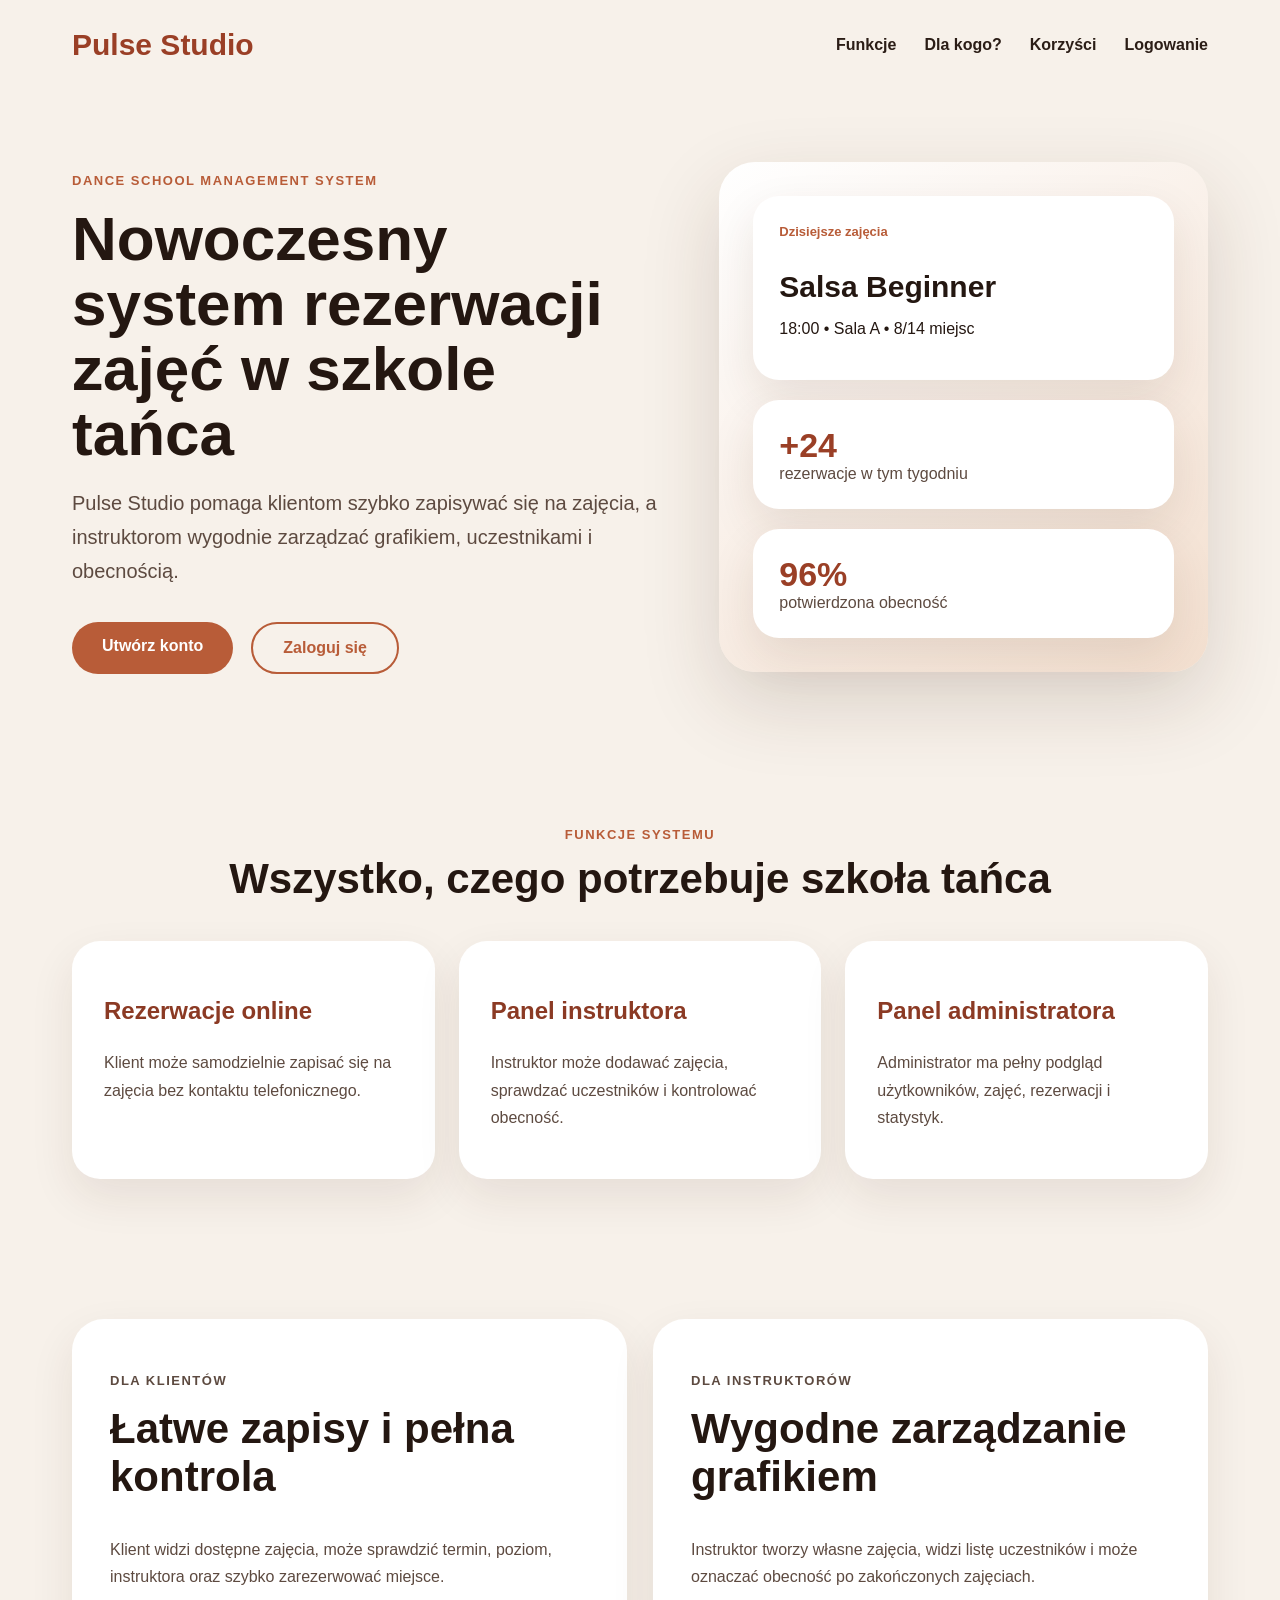
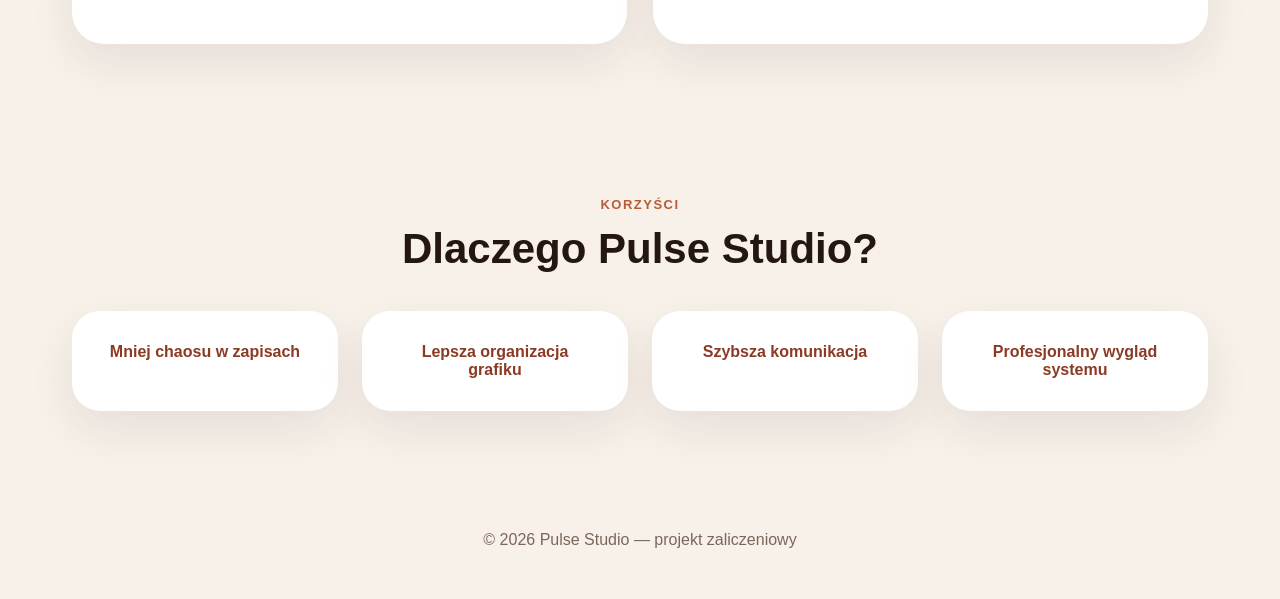
<file: DanceSchoolProject_PDF_TECH_READY/frontend/public/index.html>
<!DOCTYPE html>
<html lang="pl">
<head>
    <meta charset="UTF-8">
    <title>Pulse Studio - System rezerwacji zajęć</title>
    <link rel="stylesheet" href="assets/app.css">
</head>
<body class="landing-page">

<header class="landing-header">
    <div class="logo">Pulse Studio</div>

    <nav>
        <a href="#features">Funkcje</a>
        <a href="#roles">Dla kogo?</a>
        <a href="#benefits">Korzyści</a>
        <a href="login.html">Logowanie</a>
    </nav>
</header>

<main>
    <section class="hero-section">
        <div class="hero-content">
            <p class="eyebrow">Dance school management system</p>

            <h1>Nowoczesny system rezerwacji zajęć w szkole tańca</h1>

            <p class="hero-description">
                Pulse Studio pomaga klientom szybko zapisywać się na zajęcia,
                a instruktorom wygodnie zarządzać grafikiem, uczestnikami
                i obecnością.
            </p>

            <div class="hero-actions">
                <a href="register.html" class="btn primary">Utwórz konto</a>
                <a href="login.html" class="btn secondary">Zaloguj się</a>
            </div>
        </div>

        <div class="hero-preview">
            <div class="preview-card main-preview">
                <span class="preview-label">Dzisiejsze zajęcia</span>
                <h3>Salsa Beginner</h3>
                <p>18:00 • Sala A • 8/14 miejsc</p>
            </div>

            <div class="preview-card small-preview">
                <strong>+24</strong>
                <span>rezerwacje w tym tygodniu</span>
            </div>

            <div class="preview-card small-preview">
                <strong>96%</strong>
                <span>potwierdzona obecność</span>
            </div>
        </div>
    </section>

    <section id="features" class="section">
        <p class="eyebrow center">Funkcje systemu</p>
        <h2>Wszystko, czego potrzebuje szkoła tańca</h2>

        <div class="feature-grid">
            <article class="feature-card">
                <h3>Rezerwacje online</h3>
                <p>Klient może samodzielnie zapisać się na zajęcia bez kontaktu telefonicznego.</p>
            </article>

            <article class="feature-card">
                <h3>Panel instruktora</h3>
                <p>Instruktor może dodawać zajęcia, sprawdzać uczestników i kontrolować obecność.</p>
            </article>

            <article class="feature-card">
                <h3>Panel administratora</h3>
                <p>Administrator ma pełny podgląd użytkowników, zajęć, rezerwacji i statystyk.</p>
            </article>
        </div>
    </section>

    <section id="roles" class="section roles-section">
        <div>
            <p class="eyebrow">Dla klientów</p>
            <h2>Łatwe zapisy i pełna kontrola</h2>
            <p>
                Klient widzi dostępne zajęcia, może sprawdzić termin,
                poziom, instruktora oraz szybko zarezerwować miejsce.
            </p>
        </div>

        <div>
            <p class="eyebrow">Dla instruktorów</p>
            <h2>Wygodne zarządzanie grafikiem</h2>
            <p>
                Instruktor tworzy własne zajęcia, widzi listę uczestników
                i może oznaczać obecność po zakończonych zajęciach.
            </p>
        </div>
    </section>

    <section id="benefits" class="section">
        <p class="eyebrow center">Korzyści</p>
        <h2>Dlaczego Pulse Studio?</h2>

        <div class="benefits-grid">
            <div class="benefit-box">Mniej chaosu w zapisach</div>
            <div class="benefit-box">Lepsza organizacja grafiku</div>
            <div class="benefit-box">Szybsza komunikacja</div>
            <div class="benefit-box">Profesjonalny wygląd systemu</div>
        </div>
    </section>
</main>

<footer class="landing-footer">
    <p>© 2026 Pulse Studio — projekt zaliczeniowy</p>
</footer>

</body>
</html>
</file>
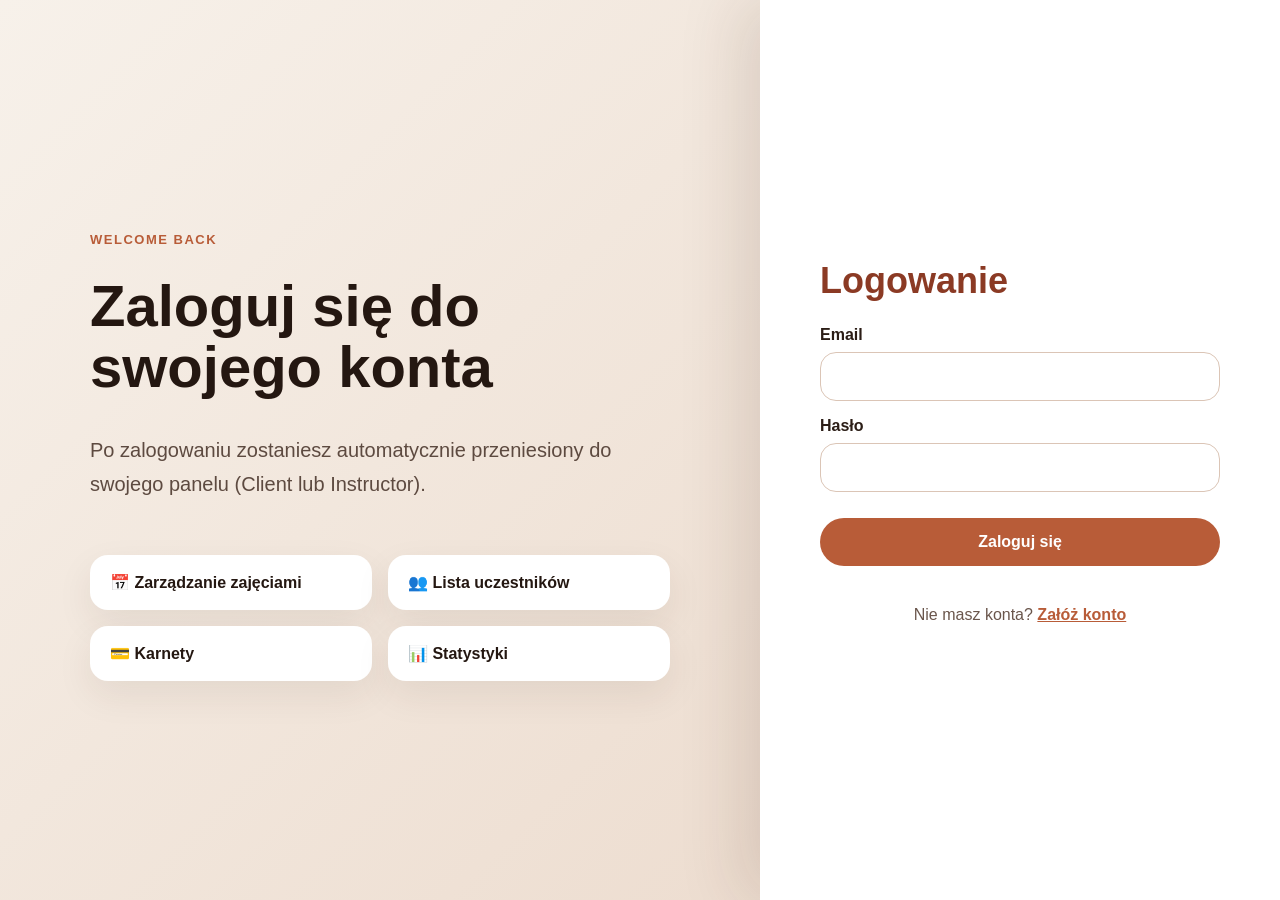
<file: DanceSchoolProject_PDF_TECH_READY/frontend/public/admin.html>
<!DOCTYPE html>
<html lang="pl">
<head>
<meta charset="UTF-8">
<title>Pulse Studio | Panel administratora</title>
<link rel="stylesheet" href="assets/app.css">
<link rel="stylesheet" href="assets/dashboard-modern.css">
</head>
<body class="dashboard-page">

<aside class="dashboard-sidebar">
<div class="sidebar-logo">Pulse Studio</div>

<nav class="sidebar-menu">
<button class="sidebar-link active" data-section="dashboard">Dashboard</button>
<button class="sidebar-link" data-section="users">Użytkownicy</button>
<button class="sidebar-link" data-section="clients">Klienci</button>
<button class="sidebar-link" data-section="trainers">Instruktorzy</button>
<button class="sidebar-link" data-section="classes">Zajęcia</button>
<button class="sidebar-link" data-section="payments">Płatności</button>
<button class="sidebar-link" data-section="reports">Raporty</button>
<button class="sidebar-link" data-section="settings">Ustawienia</button>
</nav>

<button id="logoutButton" class="logout-btn">Wyloguj</button>
</aside>

<main class="dashboard-content">
<header class="dashboard-top">
<div>
<p class="eyebrow">Panel administratora</p>
<h1>Centrum zarządzania szkołą</h1>
</div>

<div class="user-badge">
<span>Administrator</span>
<small>admin@pulsestudio.pl</small>
</div>
</header>

<section class="dashboard-section" data-section-content="dashboard">
<div class="dashboard-home-grid">
<article class="dashboard-card home-hero-card">
<p class="eyebrow">System</p>
<h2>Pulse Studio działa poprawnie</h2>
<p>Administrator widzi użytkowników, instruktorów, zajęcia, rezerwacje i płatności w jednym miejscu.</p>
<span class="status-pill">Online</span>
</article>

<article class="stat-box"><span>Klienci</span><strong>124</strong></article>
<article class="stat-box"><span>Instruktorzy</span><strong>12</strong></article>
<article class="stat-box"><span>Zajęcia</span><strong>38</strong></article>

<article class="dashboard-card">
<h2>Aktywność</h2>
<div class="timeline">
<div class="timeline-item">✅ Nowy klient utworzył konto</div>
<div class="timeline-item">📅 Instruktor dodał nowe zajęcia</div>
<div class="timeline-item">💳 Zarejestrowano płatność</div>
</div>
</article>

<article class="dashboard-card">
<h2>Wydajność</h2>
<p>Wypełnienie zajęć w tym miesiącu</p>
<div class="progress-bar"><div class="progress-fill" style="width:82%"></div></div>
<p class="progress-note">82% średniego obłożenia</p>
</article>
</div>
</section>

<section class="dashboard-section single-section" data-section-content="users">
<article class="dashboard-card payments-page">
<p class="eyebrow">Użytkownicy</p>
<h2>Lista użytkowników</h2>
<table class="data-table">
<thead><tr><th>Imię i nazwisko</th><th>Email</th><th>Rola</th><th>Status</th></tr></thead>
<tbody>
<tr><td>Anna Kowalska</td><td>anna@test.com</td><td>CLIENT</td><td><span class="status-pill">Aktywny</span></td></tr>
<tr><td>Michał Nowak</td><td>michal@test.com</td><td>INSTRUCTOR</td><td><span class="status-pill">Aktywny</span></td></tr>
<tr><td>Admin</td><td>admin@pulsestudio.pl</td><td>ADMIN</td><td><span class="status-pill">Aktywny</span></td></tr>
</tbody>
</table>
</article>
</section>

<section class="dashboard-section single-section" data-section-content="clients">
<article class="dashboard-card profile-center-card">
<p class="eyebrow">Klienci</p>
<h2>Zarządzanie klientami</h2>
<p>Administrator może przeglądać konta klientów, rezerwacje i historię aktywności.</p>
<div class="class-list">
<div class="class-item"><strong>Aktywni klienci</strong><span class="status-pill">124</span></div>
<div class="class-item"><strong>Nowi w tym miesiącu</strong><span class="status-pill">18</span></div>
<div class="class-item"><strong>Klienci z karnetem</strong><span class="status-pill">76</span></div>
</div>
</article>
</section>

<section class="dashboard-section single-section" data-section-content="trainers">
<article class="dashboard-card profile-center-card">
<p class="eyebrow">Instruktorzy</p>
<h2>Zarządzanie instruktorami</h2>
<p>Widok instruktorów, ich zajęć, ocen i aktywności.</p>
<div class="class-list">
<div class="class-item"><strong>Anna Kowalska</strong><span class="status-pill">Salsa</span></div>
<div class="class-item"><strong>Michał Nowak</strong><span class="status-pill">Bachata</span></div>
<div class="class-item"><strong>Julia Wiśniewska</strong><span class="status-pill">Stretching</span></div>
</div>
</article>
</section>

<section class="dashboard-section single-section" data-section-content="classes">
<article class="dashboard-card schedule-card">
<p class="eyebrow">Zajęcia</p>
<h2>Wszystkie zajęcia</h2>
<div class="class-list">
<div class="class-item"><div><strong>Salsa Beginner</strong><p>18:00 • Sala A • Anna Kowalska</p></div><span class="status-pill">Aktywne</span></div>
<div class="class-item"><div><strong>Bachata Open</strong><p>19:30 • Sala B • Michał Nowak</p></div><span class="status-pill">Aktywne</span></div>
<div class="class-item"><div><strong>Stretching</strong><p>17:00 • Sala C • Julia Wiśniewska</p></div><span class="status-pill">Aktywne</span></div>
</div>
</article>
</section>

<section class="dashboard-section single-section" data-section-content="payments">
<article class="dashboard-card payments-page">
<p class="eyebrow">Płatności</p>
<h2>Historia płatności</h2>
<table class="data-table">
<thead><tr><th>Data</th><th>Klient</th><th>Kwota</th><th>Metoda</th><th>Status</th></tr></thead>
<tbody>
<tr><td>12.06.2026</td><td>Anna Kowalska</td><td>199 zł</td><td>BLIK</td><td><span class="status-pill">Opłacone</span></td></tr>
<tr><td>11.06.2026</td><td>Diana Test</td><td>45 zł</td><td>PayU</td><td><span class="status-pill">Opłacone</span></td></tr>
</tbody>
</table>
</article>
</section>

<section class="dashboard-section single-section" data-section-content="reports">
<article class="dashboard-card profile-center-card">
<p class="eyebrow">Raporty</p>
<h2>Raport miesięczny</h2>
<p>Podsumowanie rezerwacji, użytkowników, aktywności i płatności.</p>
<div class="progress-bar"><div class="progress-fill" style="width:74%"></div></div>
<p class="progress-note">74% realizacji celu miesięcznego</p>
</article>
</section>

<section class="dashboard-section single-section" data-section-content="settings">
<article class="dashboard-card profile-center-card">
<p class="eyebrow">Ustawienia</p>
<h2>Ustawienia administracyjne</h2>
<div class="class-list">
<div class="class-item"><strong>Tryb systemu</strong><span class="status-pill">Production</span></div>
<div class="class-item"><strong>Powiadomienia</strong><span class="status-pill">Włączone</span></div>
<div class="class-item"><strong>Kopie zapasowe</strong><span class="status-pill warning-pill">Codziennie</span></div>
</div>
</article>
</section>

</main>

<script src="assets/admin-dashboard.js"></script>
</body>
</html>
</file>
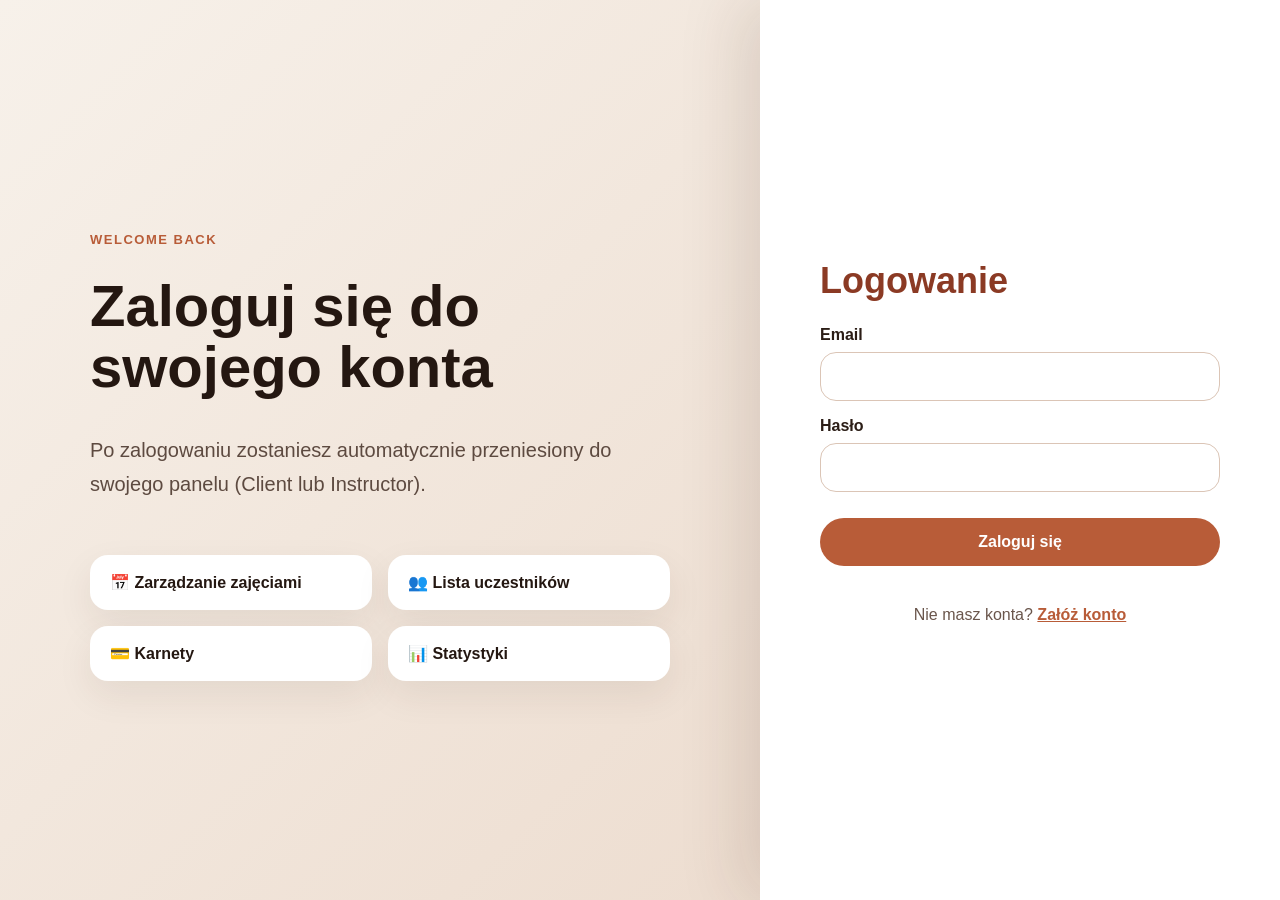
<file: DanceSchoolProject_PDF_TECH_READY/frontend/public/client.html>
<!DOCTYPE html>
<html lang="pl">
<head>
<meta charset="UTF-8">
<title>Pulse Studio | Panel klienta</title>
<link rel="stylesheet" href="assets/app.css">
<link rel="stylesheet" href="assets/dashboard-modern.css">
</head>
<body class="dashboard-page">
<aside class="dashboard-sidebar">
<div class="sidebar-logo">Pulse Studio</div>
<nav class="sidebar-menu">
<button class="sidebar-link active" data-section="dashboard">Dashboard</button>
<button class="sidebar-link" data-section="profile">Mój profil</button>
<button class="sidebar-link" data-section="bookings">Moje rezerwacje</button>
<button class="sidebar-link" data-section="schedule">Harmonogram</button>
<button class="sidebar-link" data-section="passes">Karnety</button>
<button class="sidebar-link" data-section="payments">Płatności</button>
<button class="sidebar-link" data-section="notifications">Powiadomienia</button>
<button class="sidebar-link" data-section="settings">Ustawienia</button>
</nav>
<button id="logoutButton" class="logout-btn">Wyloguj</button>
</aside>

<main class="dashboard-content">
<header class="dashboard-top">
<div><p class="eyebrow">Panel klienta</p><h1 id="clientWelcome">Witaj</h1></div>
<div class="user-badge"><span id="clientName">Klient</span><small id="clientEmail">email</small></div>
</header>

<section class="dashboard-section" data-section-content="dashboard">
<div class="dashboard-home-grid">
<article class="dashboard-card home-hero-card">
<p class="eyebrow">Twój plan</p>
<h2>Najbliższa rezerwacja</h2>
<div id="nextBookingBox"><p>Ładowanie...</p></div>
</article>
<article class="stat-box"><span>Aktywne rezerwacje</span><strong id="bookingCount">0</strong></article>
<article class="stat-box"><span>Dostępne zajęcia</span><strong id="classesCount">0</strong></article>
<article class="stat-box"><span>Odwiedzone zajęcia</span><strong>12</strong></article>
<article class="dashboard-card"><h2>Twój progres</h2><p>Regularność w tym miesiącu</p><div class="progress-bar"><div class="progress-fill" style="width:68%"></div></div><p class="progress-note">68% planu miesięcznego</p></article>
<article class="dashboard-card"><h2>Rekomendowane zajęcia</h2><div id="recommendedClassesList" class="class-list"></div></article>
<article class="dashboard-card"><h2>Ostatnie powiadomienia</h2><div class="timeline"><div class="timeline-item">✅ System rezerwacji jest aktywny</div><div class="timeline-item">📅 Możesz zapisywać się na zajęcia online</div></div></article>
</div>
</section>

<section class="dashboard-section single-section" data-section-content="profile">
<article class="dashboard-card profile-center-card">
<p class="eyebrow">Profil</p><h2>Mój profil</h2><p>Edytuj dane konta klienta.</p>
<form id="clientProfileForm" class="profile-edit-form">
<label>Imię i nazwisko<input id="profileNameInput" type="text" required></label>
<label>Email<input id="profileEmailInput" type="email" required></label>
<label>Preferowana płatność<select id="profilePaymentInput"><option>BLIK</option><option>PayU</option><option>Karta</option></select></label>
<button class="btn primary full" type="submit">Zapisz zmiany</button>
<p id="profileMessage" class="form-message"></p>
</form>
</article>
</section>

<section class="dashboard-section single-section" data-section-content="bookings">
<article class="dashboard-card reservations-card">
<p class="eyebrow">Rezerwacje</p><h2>Moje rezerwacje</h2><p>Lista aktywnych rezerwacji klienta.</p>
<div id="clientBookingsList" class="class-list"></div>
</article>
</section>

<section class="dashboard-section single-section" data-section-content="schedule">
<article class="dashboard-card schedule-card">
<p class="eyebrow">Harmonogram</p><h2>Dostępne zajęcia</h2>
<div class="filter-row">
<select><option>Wszystkie kategorie</option><option>Salsa</option><option>Bachata</option><option>Stretching</option></select>
<select><option>Dowolny poziom</option><option>Początkujący</option><option>Średni</option><option>Open</option></select>
<input type="date">
<input type="search" placeholder="Szukaj zajęć">
</div>
<div id="clientClassesList" class="class-list"></div>
</article>
</section>

<section class="dashboard-section single-section" data-section-content="passes">
<article class="dashboard-card passes-page">
<p class="eyebrow">Karnety</p><h2>Wybierz pakiet</h2>
<div class="pricing-cards">
<div class="pricing-card"><h3>Single Class</h3><p class="price">45 zł</p><ul><li>1 wejście</li><li>Rezerwacja online</li></ul><button class="btn secondary full">Wybierz</button></div>
<div class="pricing-card featured"><span class="popular-badge">Popularny</span><h3>Monthly Pass</h3><p class="price">199 zł</p><ul><li>Nielimitowane zajęcia</li><li>Priorytet rezerwacji</li></ul><button class="btn primary full">Kup teraz</button></div>
<div class="pricing-card"><h3>10 Classes</h3><p class="price">349 zł</p><ul><li>10 wejść</li><li>Dowolne zajęcia</li></ul><button class="btn secondary full">Wybierz</button></div>
</div>
</article>
</section>

<section class="dashboard-section single-section" data-section-content="payments">
<article class="dashboard-card payments-page"><p class="eyebrow">Płatności</p><h2>Historia płatności</h2>
<table class="data-table"><thead><tr><th>Data</th><th>Kwota</th><th>Metoda</th><th>Status</th></tr></thead><tbody><tr><td>12.06.2026</td><td>199 zł</td><td>BLIK</td><td><span class="status-pill">Opłacone</span></td></tr></tbody></table>
</article>
</section>

<section class="dashboard-section single-section" data-section-content="notifications">
<article class="dashboard-card profile-center-card"><p class="eyebrow">Powiadomienia</p><h2>Centrum powiadomień</h2><div class="timeline"><div class="timeline-item">✅ Rezerwacja została dodana</div><div class="timeline-item">💳 Karnet jest aktywny</div><div class="timeline-item">📅 Nowe zajęcia w harmonogramie</div></div></article>
</section>

<section class="dashboard-section single-section" data-section-content="settings">
<article class="dashboard-card settings-page"><p class="eyebrow">Ustawienia</p><h2>Ustawienia konta</h2><div class="class-list"><div class="class-item"><strong>Powiadomienia email</strong><span class="status-pill">Włączone</span></div><div class="class-item"><strong>Język aplikacji</strong><span class="status-pill">Polski</span></div><div class="class-item"><strong>Bezpieczeństwo</strong><span class="status-pill warning-pill">Zmień hasło</span></div></div></article>
</section>
</main>
<script src="assets/client-dashboard.js"></script>
</body>
</html>
</file>
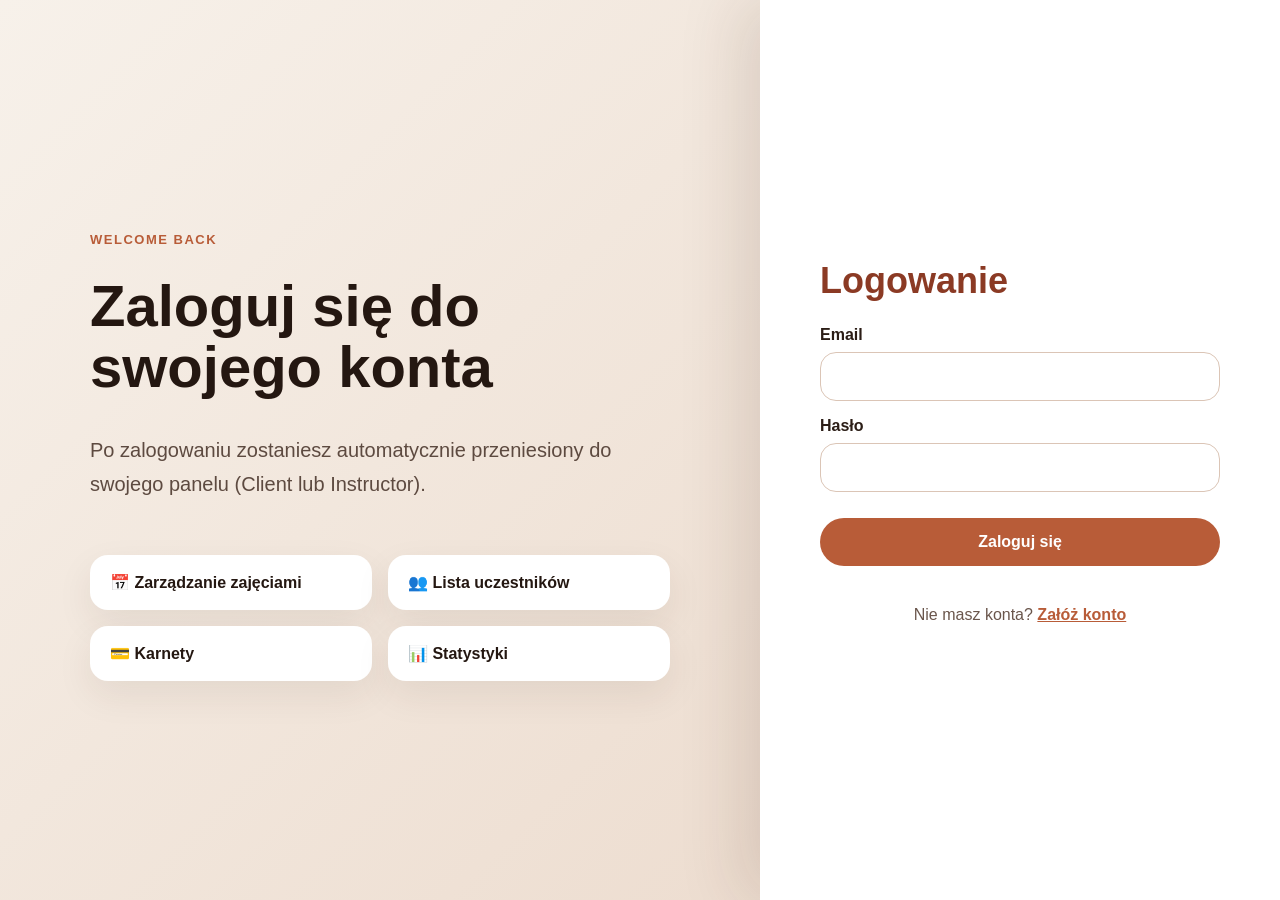
<file: DanceSchoolProject_PDF_TECH_READY/frontend/public/login.html>
<!DOCTYPE html>
<html lang="pl">
<head>

    <meta charset="UTF-8">
    <meta name="viewport" content="width=device-width, initial-scale=1">

    <title>Pulse Studio | Logowanie</title>

    <link rel="stylesheet" href="assets/app.css">

</head>

<body class="auth-page">

<div class="auth-container">

    <div class="auth-left">

        <p class="eyebrow">
            Welcome back
        </p>

        <h1>

            Zaloguj się do swojego konta

        </h1>

        <p class="auth-text">

            Po zalogowaniu zostaniesz automatycznie
            przeniesiony do swojego panelu
            (Client lub Instructor).

        </p>

        <div class="auth-features">

            <div class="feature-mini">

                📅 Zarządzanie zajęciami

            </div>

            <div class="feature-mini">

                👥 Lista uczestników

            </div>

            <div class="feature-mini">

                💳 Karnety

            </div>

            <div class="feature-mini">

                📊 Statystyki

            </div>

        </div>

    </div>

    <div class="auth-right">

        <h2>Logowanie</h2>

        <form id="loginForm">

            <label>

                Email

                <input
                        id="loginEmail"
                        type="email"
                        required>

            </label>

            <label>

                Hasło

                <input
                        id="loginPassword"
                        type="password"
                        required>

            </label>

            <button
                    type="submit"
                    class="btn primary full">

                Zaloguj się

            </button>

        </form>

        <div
                id="loginMessage"
                class="form-message">

        </div>

        <p class="login-link">

            Nie masz konta?

            <a href="register.html">

                Załóż konto

            </a>

        </p>

    </div>

</div>

<script src="assets/auth.js"></script>

</body>
</html>
</file>
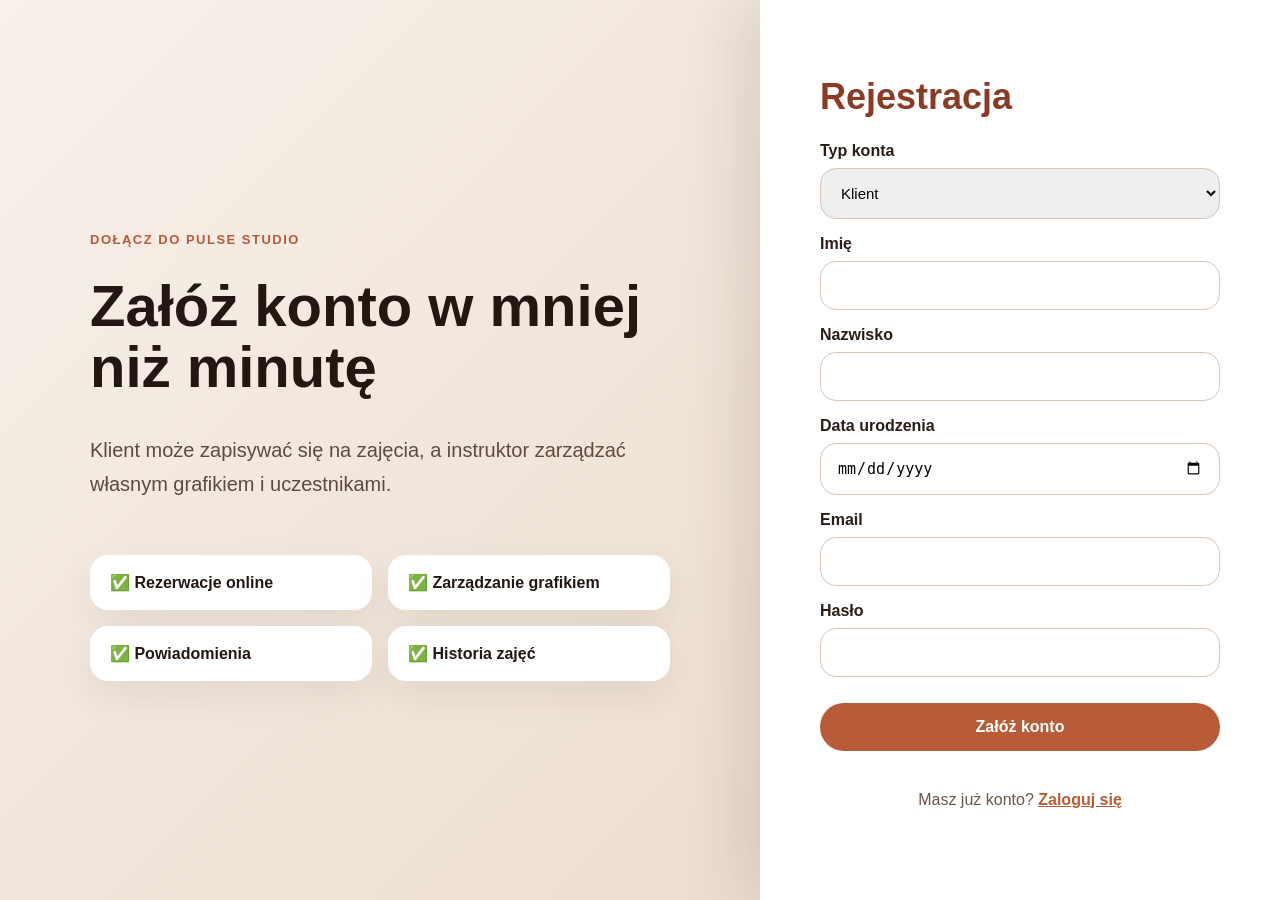
<file: DanceSchoolProject_PDF_TECH_READY/frontend/public/register.html>
<!DOCTYPE html>
<html lang="pl">
<head>

    <meta charset="UTF-8">
    <meta name="viewport" content="width=device-width, initial-scale=1">

    <title>Pulse Studio | Rejestracja</title>

    <link rel="stylesheet" href="assets/app.css">

</head>

<body class="auth-page">

<div class="auth-container">

    <div class="auth-left">

        <p class="eyebrow">
            Dołącz do Pulse Studio
        </p>

        <h1>
            Załóż konto w mniej niż minutę
        </h1>

        <p class="auth-text">

            Klient może zapisywać się na zajęcia,
            a instruktor zarządzać własnym grafikiem
            i uczestnikami.

        </p>

        <div class="auth-features">

            <div class="feature-mini">

                ✅ Rezerwacje online

            </div>

            <div class="feature-mini">

                ✅ Zarządzanie grafikiem

            </div>

            <div class="feature-mini">

                ✅ Powiadomienia

            </div>

            <div class="feature-mini">

                ✅ Historia zajęć

            </div>

        </div>

    </div>

    <div class="auth-right">

        <h2>Rejestracja</h2>

        <form id="registerForm">

            <label>

                Typ konta

                <select id="role">

                    <option value="CLIENT">
                        Klient
                    </option>

                    <option value="INSTRUCTOR">
                        Instruktor
                    </option>

                </select>

            </label>

            <label>

                Imię

                <input
                        id="firstName"
                        type="text"
                        required>

            </label>

            <label>

                Nazwisko

                <input
                        id="lastName"
                        type="text"
                        required>

            </label>

            <label>

                Data urodzenia

                <input
                        id="birthDate"
                        type="date"
                        required>

            </label>

            <label>

                Email

                <input
                        id="email"
                        type="email"
                        required>

            </label>

            <label>

                Hasło

                <input
                        id="password"
                        type="password"
                        required>

            </label>

            <button
                    type="submit"
                    class="btn primary full">

                Załóż konto

            </button>

        </form>

        <div
                id="registerMessage"
                class="form-message">

        </div>

        <p class="login-link">

            Masz już konto?

            <a href="login.html">

                Zaloguj się

            </a>

        </p>

    </div>

</div>

<script src="assets/auth.js"></script>

</body>

</html>
</file>
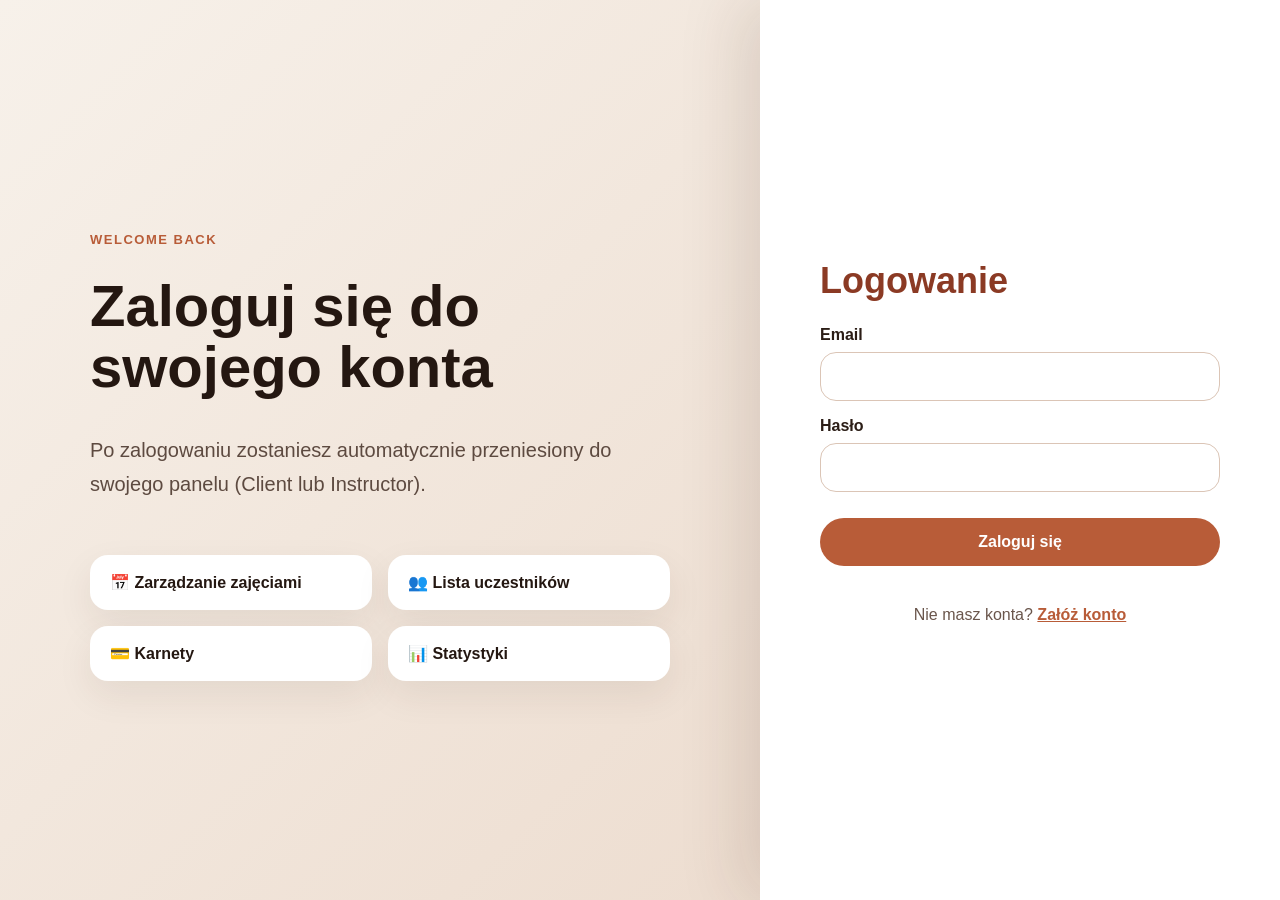
<file: DanceSchoolProject_PDF_TECH_READY/frontend/public/trainer.html>
<!DOCTYPE html>
<html lang="pl">
<head>
<meta charset="UTF-8">
<title>Pulse Studio | Panel instruktora</title>
<link rel="stylesheet" href="assets/app.css">
<link rel="stylesheet" href="assets/dashboard-modern.css">
</head>
<body class="dashboard-page">
<aside class="dashboard-sidebar">
<div class="sidebar-logo">Pulse Studio</div>
<nav class="sidebar-menu">
<button class="sidebar-link active" data-section="dashboard">Dashboard</button>
<button class="sidebar-link" data-section="profile">Profil</button>
<button class="sidebar-link" data-section="classes">Moje zajęcia</button>
<button class="sidebar-link" data-section="create">Dodaj zajęcia</button>
<button class="sidebar-link" data-section="students">Uczestnicy</button>
<button class="sidebar-link" data-section="attendance">Obecność</button>
<button class="sidebar-link" data-section="statistics">Statystyki</button>
</nav>
<button id="logoutButton" class="logout-btn">Wyloguj</button>
</aside>

<main class="dashboard-content">
<header class="dashboard-top">
<div><p class="eyebrow">Panel instruktora</p><h1 id="trainerWelcome">Witaj</h1></div>
<div class="user-badge"><span id="trainerName">Instruktor</span><small id="trainerEmail">email</small></div>
</header>

<section class="dashboard-section" data-section-content="dashboard">
<div class="dashboard-home-grid">
<article class="dashboard-card home-hero-card"><p class="eyebrow">Dzisiaj</p><h2>Plan instruktora</h2><p>Sprawdź najbliższe zajęcia, uczestników i obecność.</p><span class="status-pill">Aktywny grafik</span></article>
<article class="stat-box"><span>Moje zajęcia</span><strong id="trainerClassesCount">0</strong></article>
<article class="stat-box"><span>Uczestnicy</span><strong>48</strong></article>
<article class="stat-box"><span>Obecność</span><strong>92%</strong></article>
<article class="dashboard-card"><h2>Ocena instruktora</h2><p class="price">4.8 ⭐</p></article>
<article class="dashboard-card"><h2>Do zrobienia</h2><div class="timeline"><div class="timeline-item">✅ Sprawdź obecność</div><div class="timeline-item">📅 Dodaj nowe zajęcia</div></div></article>
</div>
</section>

<section class="dashboard-section single-section" data-section-content="profile">
<article class="dashboard-card profile-center-card">
<p class="eyebrow">Profil instruktora</p>
<h2>Mój profil</h2>
<p>Edytuj dane widoczne dla klientów. Instruktor ma dodatkowo biografię oraz specjalizację.</p>

<form id="trainerProfileForm" class="profile-edit-form">
<label>
Imię i nazwisko
<input id="trainerProfileName" type="text" required>
</label>

<label>
Email
<input id="trainerProfileEmail" type="email" required>
</label>

<label>
Specjalizacja
<input id="trainerSpecialties" type="text" placeholder="np. Salsa, Bachata, Stretching">
</label>

<label>
Biografia
<textarea id="trainerBio" rows="6" placeholder="Napisz kilka zdań o doświadczeniu, stylu prowadzenia zajęć i specjalizacji."></textarea>
</label>

<button class="btn primary full" type="submit">Zapisz profil</button>
<p id="trainerProfileMessage" class="form-message"></p>
</form>
</article>
</section>

<section class="dashboard-section single-section" data-section-content="classes">
<article class="dashboard-card schedule-card"><p class="eyebrow">Zajęcia</p><h2>Moje zajęcia</h2><div id="trainerClassesList" class="class-list"></div></article>
</section>

<section class="dashboard-section single-section" data-section-content="create">
<article class="dashboard-card profile-center-card">
<p class="eyebrow">Nowe zajęcia</p><h2>Dodaj zajęcia</h2>
<form id="createClassForm" class="profile-edit-form">
<label>Nazwa zajęć<input id="classTitle" type="text" required></label>
<label>Kategoria<select id="classCategory"><option>Salsa</option><option>Bachata</option><option>Contemporary</option><option>Stretching</option><option>Heels</option></select></label>
<label>Poziom<select id="classLevel"><option value="Poczatkujacy">Początkujący</option><option value="Sredni">Średni</option><option value="Zaawansowany">Zaawansowany</option><option>Open</option></select></label>
<label>Data<input id="classDate" type="date" required></label>
<label>Godzina<input id="classTime" type="time" required></label>
<label>Limit miejsc<input id="classCapacity" type="number" min="1" value="14" required></label>
<button class="btn primary full" type="submit">Utwórz zajęcia</button>
<p id="classMessage" class="form-message"></p>
</form>
</article>
</section>

<section class="dashboard-section single-section" data-section-content="students"><article class="dashboard-card profile-center-card"><h2>Uczestnicy</h2><p>Tu pojawią się listy uczestników przypisanych do zajęć instruktora.</p></article></section>
<section class="dashboard-section single-section" data-section-content="attendance"><article class="dashboard-card profile-center-card"><h2>Obecność</h2><p>Tu instruktor będzie oznaczać obecność uczestników.</p></article></section>
<section class="dashboard-section single-section" data-section-content="statistics"><article class="dashboard-card profile-center-card"><h2>Statystyki</h2><p>Podsumowanie liczby zajęć, frekwencji i opinii.</p></article></section>
</main>

<script src="assets/trainer-dashboard.js"></script>
</body>
</html>
</file>
<file: DanceSchoolProject_PDF_TECH_READY/frontend/public/assets/app.css>
/* ===== New professional landing page ===== */

.landing-page {
    margin: 0;
    font-family: Arial, sans-serif;
    background: #f7f1ea;
    color: #241711;
}

.landing-header {
    padding: 28px 72px;
    display: flex;
    align-items: center;
    justify-content: space-between;
}

.logo {
    font-size: 30px;
    font-weight: 800;
    color: #9a3f26;
}

.landing-header nav {
    display: flex;
    gap: 28px;
}

.landing-header nav a {
    color: #2b1d16;
    text-decoration: none;
    font-weight: 700;
}

.hero-section {
    padding: 70px 72px;
    display: grid;
    grid-template-columns: 1.1fr 0.9fr;
    gap: 50px;
    align-items: center;
}

.eyebrow {
    text-transform: uppercase;
    font-size: 13px;
    letter-spacing: 1.5px;
    color: #b85c38;
    font-weight: 800;
}

.center {
    text-align: center;
}

.hero-content h1 {
    font-size: 62px;
    line-height: 1.05;
    margin: 18px 0;
    max-width: 780px;
}

.hero-description {
    font-size: 20px;
    line-height: 1.7;
    color: #5d4a40;
    max-width: 680px;
}

.hero-actions {
    display: flex;
    gap: 18px;
    margin-top: 34px;
}

.btn {
    padding: 15px 30px;
    border-radius: 999px;
    font-weight: 800;
    text-decoration: none;
    display: inline-block;
}

.btn.primary {
    background: #b85c38;
    color: white;
}

.btn.secondary {
    border: 2px solid #b85c38;
    color: #b85c38;
    background: transparent;
}

.hero-preview {
    min-height: 440px;
    background: linear-gradient(145deg, #ffffff, #f3dfcf);
    border-radius: 36px;
    padding: 34px;
    box-shadow: 0 30px 80px rgba(67, 35, 20, 0.16);
    display: grid;
    gap: 20px;
    align-content: center;
}

.preview-card {
    background: white;
    border-radius: 26px;
    padding: 26px;
    box-shadow: 0 18px 45px rgba(67, 35, 20, 0.1);
}

.preview-label {
    color: #b85c38;
    font-weight: 800;
    font-size: 13px;
}

.main-preview h3 {
    font-size: 30px;
    margin-bottom: 8px;
}

.small-preview strong {
    display: block;
    font-size: 34px;
    color: #9a3f26;
}

.small-preview span {
    color: #5d4a40;
}

.section {
    padding: 70px 72px;
}

.section h2 {
    text-align: center;
    font-size: 42px;
    margin-top: 12px;
}

.feature-grid,
.benefits-grid {
    margin-top: 38px;
    display: grid;
    grid-template-columns: repeat(3, 1fr);
    gap: 24px;
}

.feature-card,
.benefit-box {
    background: white;
    border-radius: 28px;
    padding: 32px;
    box-shadow: 0 18px 45px rgba(67, 35, 20, 0.09);
}

.feature-card h3 {
    color: #8b3a24;
    font-size: 24px;
}

.feature-card p {
    line-height: 1.7;
    color: #5d4a40;
}

.roles-section {
    display: grid;
    grid-template-columns: 1fr 1fr;
    gap: 26px;
}

.roles-section > div {
    background: #fff;
    padding: 38px;
    border-radius: 32px;
    box-shadow: 0 18px 45px rgba(67, 35, 20, 0.09);
}

.roles-section h2 {
    text-align: left;
}

.roles-section p {
    line-height: 1.7;
    color: #5d4a40;
}

.benefits-grid {
    grid-template-columns: repeat(4, 1fr);
}

.benefit-box {
    text-align: center;
    font-weight: 800;
    color: #8b3a24;
}

.landing-footer {
    padding: 34px;
    text-align: center;
    color: #7b665a;
}

@media (max-width: 950px) {
    .landing-header,
    .hero-section,
    .section {
        padding: 28px;
    }

    .landing-header {
        flex-direction: column;
        gap: 20px;
    }

    .hero-section,
    .roles-section {
        grid-template-columns: 1fr;
    }

    .hero-content h1 {
        font-size: 42px;
    }

    .feature-grid,
    .benefits-grid {
        grid-template-columns: 1fr;
    }
}

/* ===== Professional auth page ===== */

.auth-page {
    margin: 0;
    min-height: 100vh;
    font-family: Arial, sans-serif;
    background: linear-gradient(135deg, #f7f1ea, #ead7c8);
    color: #241711;
}

.auth-container {
    min-height: 100vh;
    display: grid;
    grid-template-columns: 1fr 520px;
}

.auth-left {
    padding: 90px;
    display: flex;
    flex-direction: column;
    justify-content: center;
}

.auth-left h1 {
    font-size: 58px;
    line-height: 1.05;
    margin: 16px 0;
    max-width: 680px;
}

.auth-text {
    font-size: 20px;
    line-height: 1.7;
    color: #5d4a40;
    max-width: 620px;
}

.auth-features {
    margin-top: 34px;
    display: grid;
    grid-template-columns: repeat(2, 1fr);
    gap: 16px;
    max-width: 620px;
}

.feature-mini {
    background: white;
    padding: 18px 20px;
    border-radius: 18px;
    font-weight: 800;
    box-shadow: 0 14px 36px rgba(67, 35, 20, 0.08);
}

.auth-right {
    background: white;
    padding: 60px;
    display: flex;
    flex-direction: column;
    justify-content: center;
    box-shadow: -20px 0 60px rgba(67, 35, 20, 0.12);
}

.auth-right h2 {
    font-size: 36px;
    margin: 0 0 24px;
    color: #8b3a24;
}

.auth-right form {
    display: flex;
    flex-direction: column;
    gap: 16px;
}

.auth-right label {
    font-weight: 800;
    color: #2b1d16;
}

.auth-right input,
.auth-right select {
    margin-top: 8px;
    width: 100%;
    box-sizing: border-box;
    padding: 15px 16px;
    border: 1px solid #dbc5b6;
    border-radius: 16px;
    font-size: 15px;
    outline: none;
}

.auth-right input:focus,
.auth-right select:focus {
    border-color: #b85c38;
}

.full {
    width: 100%;
    border: none;
    cursor: pointer;
    margin-top: 10px;
    text-align: center;
    font-size: 16px;
}

.login-link {
    margin-top: 22px;
    text-align: center;
    color: #6a564c;
}

.login-link a,
.form-message a {
    color: #b85c38;
    font-weight: 800;
}

.form-message {
    margin-top: 18px;
    font-weight: 800;
    text-align: center;
}

.form-message.success {
    color: #198754;
}

.form-message.error {
    color: #b42318;
}

@media (max-width: 950px) {
    .auth-container {
        grid-template-columns: 1fr;
    }

    .auth-left {
        padding: 40px 28px;
    }

    .auth-left h1 {
        font-size: 40px;
    }

    .auth-right {
        padding: 38px 28px;
        box-shadow: none;
    }

    .auth-features {
        grid-template-columns: 1fr;
    }
}

/* ===== Professional dashboard layout ===== */

.dashboard-page {
    margin: 0;
    min-height: 100vh;
    display: grid;
    grid-template-columns: 280px 1fr;
    font-family: Arial, sans-serif;
    background: #f7f1ea;
    color: #241711;
}

.dashboard-sidebar {
    min-height: 100vh;
    background: #241711;
    color: white;
    padding: 32px 24px;
    box-sizing: border-box;
    display: flex;
    flex-direction: column;
}

.sidebar-logo {
    font-size: 28px;
    font-weight: 900;
    color: #f0b08d;
    margin-bottom: 42px;
}

.sidebar-menu {
    display: flex;
    flex-direction: column;
    gap: 10px;
}

.sidebar-menu a {
    color: #f7e8dd;
    text-decoration: none;
    padding: 14px 16px;
    border-radius: 16px;
    font-weight: 700;
}

.sidebar-menu a:hover,
.sidebar-menu a.active {
    background: #b85c38;
    color: white;
}

.logout-btn {
    margin-top: auto;
    padding: 14px 18px;
    border: none;
    border-radius: 16px;
    background: #f0b08d;
    color: #241711;
    font-weight: 900;
    cursor: pointer;
}

.dashboard-content {
    padding: 40px;
}

.dashboard-top {
    display: flex;
    justify-content: space-between;
    align-items: center;
    margin-bottom: 34px;
}

.dashboard-top h1 {
    font-size: 42px;
    margin: 8px 0 0;
}

.user-badge {
    background: white;
    padding: 16px 22px;
    border-radius: 20px;
    box-shadow: 0 12px 36px rgba(67, 35, 20, 0.1);
}

.user-badge span {
    display: block;
    font-weight: 900;
}

.user-badge small {
    color: #6a564c;
}

.stats-row {
    display: grid;
    grid-template-columns: repeat(4, 1fr);
    gap: 22px;
    margin-bottom: 30px;
}

.stat-box {
    background: white;
    border-radius: 24px;
    padding: 26px;
    box-shadow: 0 14px 40px rgba(67, 35, 20, 0.09);
}

.stat-box span {
    display: block;
    color: #6a564c;
    font-weight: 700;
    margin-bottom: 12px;
}

.stat-box strong {
    font-size: 30px;
    color: #9a3f26;
}

.dashboard-grid {
    display: grid;
    grid-template-columns: 1.4fr 1fr;
    gap: 24px;
}

.dashboard-card {
    background: white;
    padding: 30px;
    border-radius: 28px;
    box-shadow: 0 16px 45px rgba(67, 35, 20, 0.1);
}

.dashboard-card.large {
    grid-row: span 2;
}

.dashboard-card h2 {
    margin-top: 0;
    color: #8b3a24;
}

.class-list {
    display: flex;
    flex-direction: column;
    gap: 16px;
}

.class-item {
    padding: 18px;
    border: 1px solid #ead7c8;
    border-radius: 18px;
    display: flex;
    justify-content: space-between;
    gap: 20px;
    align-items: center;
}

.class-item p {
    margin-bottom: 0;
    color: #6a564c;
}

.small-btn {
    border: none;
    background: #f0b08d;
    color: #241711;
    border-radius: 999px;
    padding: 10px 16px;
    font-weight: 900;
    cursor: pointer;
}

.simple-list {
    padding-left: 18px;
    line-height: 1.8;
    color: #5d4a40;
}

@media (max-width: 1000px) {
    .dashboard-page {
        grid-template-columns: 1fr;
    }

    .dashboard-sidebar {
        min-height: auto;
    }

    .dashboard-content {
        padding: 24px;
    }

    .dashboard-top {
        flex-direction: column;
        align-items: flex-start;
        gap: 18px;
    }

    .stats-row,
    .dashboard-grid {
        grid-template-columns: 1fr;
    }
}

/* ===========================
   PROFILE FORM
=========================== */

.profile-edit-form{
    display:flex;
    flex-direction:column;
    gap:18px;
    margin-top:15px;
}

.profile-edit-form label{
    display:flex;
    flex-direction:column;
    gap:8px;
    font-weight:700;
    color:#3d2b24;
}

.profile-edit-form input,
.profile-edit-form select{

    padding:15px;

    border-radius:14px;

    border:1px solid #ddd;

    background:white;

    font-size:15px;

    transition:.2s;

}

.profile-edit-form input:focus,
.profile-edit-form select:focus{

outline:none;

border-color:#b85c38;

box-shadow:0 0 0 4px rgba(184,92,56,.12);

}

.profile-edit-form button{

margin-top:8px;

}


/* ===========================
   HOVER EFFECTS
=========================== */

.dashboard-card{

transition:.25s;

}

.dashboard-card:hover{

transform:translateY(-6px);

box-shadow:0 25px 55px rgba(0,0,0,.12);

}


/* ===========================
   BUTTONS
=========================== */

.btn{

transition:.2s;

cursor:pointer;

}

.btn:hover{

transform:scale(1.03);

}

.btn.primary:hover{

background:#9b4325;

}

.small-btn:hover{

background:#d78660;

}


/* ===========================
   SIDEBAR
=========================== */

.sidebar-menu a{

transition:.2s;

}

.sidebar-menu a:hover{

padding-left:24px;

}


/* ===========================
   SCROLLBAR
=========================== */

::-webkit-scrollbar{

width:10px;

}

::-webkit-scrollbar-track{

background:#efe7df;

}

::-webkit-scrollbar-thumb{

background:#c17b5b;

border-radius:20px;

}

::-webkit-scrollbar-thumb:hover{

background:#9f5537;

}


/* ===========================
   ANIMATION
=========================== */

.dashboard-content{

animation:fadeIn .45s;

}

@keyframes fadeIn{

from{

opacity:0;

transform:translateY(15px);

}

to{

opacity:1;

transform:translateY(0);

}

}


/* ===========================
   TABLE STYLE
=========================== */

table{

width:100%;

border-collapse:collapse;

margin-top:15px;

}

th{

background:#f5ece5;

padding:15px;

text-align:left;

}

td{

padding:15px;

border-bottom:1px solid #eee;

}

tr:hover{

background:#faf7f4;

}


/* ===========================
   SECTION TITLE
=========================== */

.dashboard-card h2{

font-size:25px;

margin-bottom:18px;

}

.dashboard-card p{

line-height:1.7;

color:#67554a;

}


.status-pill {
    padding: 9px 14px;
    border-radius: 999px;
    background: #e7f7ed;
    color: #1f8a4c;
    font-weight: 900;
    font-size: 13px;
}

.class-item {
    transition: 0.2s;
}

.class-item:hover {
    background: #fff8f3;
}

.reserve-btn {
    background: #b85c38;
    color: white;
}

.reserve-btn:hover {
    background: #9a3f26;
}

.status-pill {
    white-space: nowrap;
}

.form-message.success {
    background: #e7f7ed;
    color: #1f8a4c;
    padding: 10px;
    border-radius: 12px;
}

.form-message.error {
    background: #fdeaea;
    color: #b42318;
    padding: 10px;
    border-radius: 12px;
}

/* ===== FIX SIDEBAR BUTTONS ===== */

.sidebar-menu {
    display: flex;
    flex-direction: column;
    gap: 12px;
    margin-top: 30px;
}

.sidebar-link {
    width: 100%;
    border: none;
    outline: none;
    cursor: pointer;

    display: flex;
    align-items: center;

    padding: 16px 18px;
    border-radius: 16px;

    background: transparent;
    color: #f7e8dd;

    font-size: 16px;
    font-weight: 800;
    text-align: left;

    transition: 0.25s;
}

.sidebar-link:hover {
    background: rgba(184, 92, 56, 0.35);
    color: #ffffff;
    padding-left: 24px;
}

.sidebar-link.active {
    background: #b85c38;
    color: #ffffff;
    box-shadow: 0 8px 20px rgba(0, 0, 0, 0.22);
}

.sidebar-logo {
    font-size: 30px;
    font-weight: 900;
    color: #f0b08d;
    margin-bottom: 28px;
}

.logout-btn {
    margin-top: auto;
    width: 100%;
    padding: 16px 18px;

    border: none;
    border-radius: 18px;

    background: #f0b08d;
    color: #241711;

    font-size: 16px;
    font-weight: 900;

    cursor: pointer;
    transition: 0.25s;
}

.logout-btn:hover {
    background: #d98d63;
}

/*================ DASHBOARD HOME ================*/

.dashboard-home-grid{
    display:grid;
    grid-template-columns:repeat(4,1fr);
    gap:24px;
}

.home-hero-card{
    grid-column:span 2;
}

.stat-box{
    background:white;
    border-radius:24px;
    padding:28px;
    box-shadow:0 15px 35px rgba(0,0,0,.08);
}

.stat-box span{
    display:block;
    color:#76665d;
    font-size:15px;
}

.stat-box strong{
    display:block;
    margin-top:12px;
    font-size:42px;
    color:#9a3f26;
}

.progress-bar{
    width:100%;
    height:14px;
    background:#efe3da;
    border-radius:999px;
    overflow:hidden;
    margin:20px 0;
}

.progress-fill{
    height:100%;
    background:linear-gradient(90deg,#b85c38,#df9b74);
    border-radius:999px;
}

.progress-note{
    color:#7b6558;
}

.small-class{
    padding:16px;
}

.next-booking strong{
    font-size:26px;
    display:block;
    margin-bottom:10px;
}

.next-booking p{
    margin:6px 0;
}

/*================ PROFILE PAGE ================*/

.profile-center-card{

max-width:900px;

margin:auto;

}

.single-section{

display:none;

}

/*================ RESERVATIONS ================*/

.reservation-item{

align-items:center;

}

.reservation-actions{

display:flex;

gap:10px;

align-items:center;

}

.ghost-btn{

background:white;

border:2px solid #b85c38;

color:#b85c38;

}

.ghost-btn:hover{

background:#b85c38;

color:white;



}
/*================ BEAUTIFUL BUTTONS ================*/

.small-btn{

padding:11px 18px;

border-radius:999px;

font-size:14px;

font-weight:800;

transition:.2s;

}

.small-btn:hover{

transform:translateY(-2px);

box-shadow:0 8px 20px rgba(0,0,0,.15);

}
</file>
<file: DanceSchoolProject_PDF_TECH_READY/frontend/public/assets/dashboard-modern.css>
.sidebar-link {
    width: 100%;
    border: none;
    background: transparent;
    color: #f7e8dd;
    padding: 15px 18px;
    border-radius: 16px;
    text-align: left;
    font-weight: 800;
    font-size: 16px;
    cursor: pointer;
    transition: .25s;
}

.sidebar-link:hover {
    background: rgba(184, 92, 56, .35);
    padding-left: 24px;
}

.sidebar-link.active {
    background: #b85c38;
    color: white;
    box-shadow: 0 8px 22px rgba(0,0,0,.22);
}

.dashboard-section {
    display: none;
}

.dashboard-home-grid {
    display: grid;
    grid-template-columns: repeat(4, 1fr);
    gap: 24px;
}

.home-hero-card {
    grid-column: span 2;
}

.profile-center-card,
.reservations-card,
.schedule-card,
.passes-page,
.payments-page,
.settings-page {
    max-width: 1050px;
    margin: auto;
}

.progress-bar {
    height: 14px;
    background: #efe3da;
    border-radius: 999px;
    overflow: hidden;
    margin: 20px 0;
}

.progress-fill {
    height: 100%;
    background: linear-gradient(90deg,#b85c38,#df9b74);
}

.pricing-cards {
    display: grid;
    grid-template-columns: repeat(3,1fr);
    gap: 24px;
    margin-top: 28px;
}

.pricing-card {
    background: #fff8f3;
    border: 1px solid #ead7c8;
    border-radius: 28px;
    padding: 30px;
}

.pricing-card.featured {
    background: #241711;
    color: white;
}

.price {
    font-size: 38px;
    font-weight: 900;
    color: #9a3f26;
}

.data-table {
    width: 100%;
    border-collapse: collapse;
    margin-top: 24px;
    background: white;
    border-radius: 20px;
    overflow: hidden;
}

.data-table th,
.data-table td {
    padding: 18px;
    border-bottom: 1px solid #eee;
    text-align: left;
}

.timeline {
    display: flex;
    flex-direction: column;
    gap: 16px;
    margin-top: 24px;
}

.timeline-item {
    background: white;
    border: 1px solid #ead7c8;
    border-radius: 20px;
    padding: 20px;
}

.status-pill {
    padding: 9px 14px;
    border-radius: 999px;
    background: #e7f7ed;
    color: #1f8a4c;
    font-weight: 900;
    font-size: 13px;
    white-space: nowrap;
}

.warning-pill {
    background: #fff4d8;
    color: #9a6500;
}

@media(max-width:1000px) {
    .dashboard-home-grid,
    .pricing-cards {
        grid-template-columns: 1fr;
    }

    .home-hero-card {
        grid-column: span 1;
    }
}

.profile-edit-form textarea {
    padding: 15px;
    border-radius: 14px;
    border: 1px solid #ddd;
    background: white;
    font-size: 15px;
    resize: vertical;
    font-family: Arial, sans-serif;
}

.profile-edit-form textarea:focus {
    outline: none;
    border-color: #b85c38;
    box-shadow: 0 0 0 4px rgba(184,92,56,.12);
}
</file>
